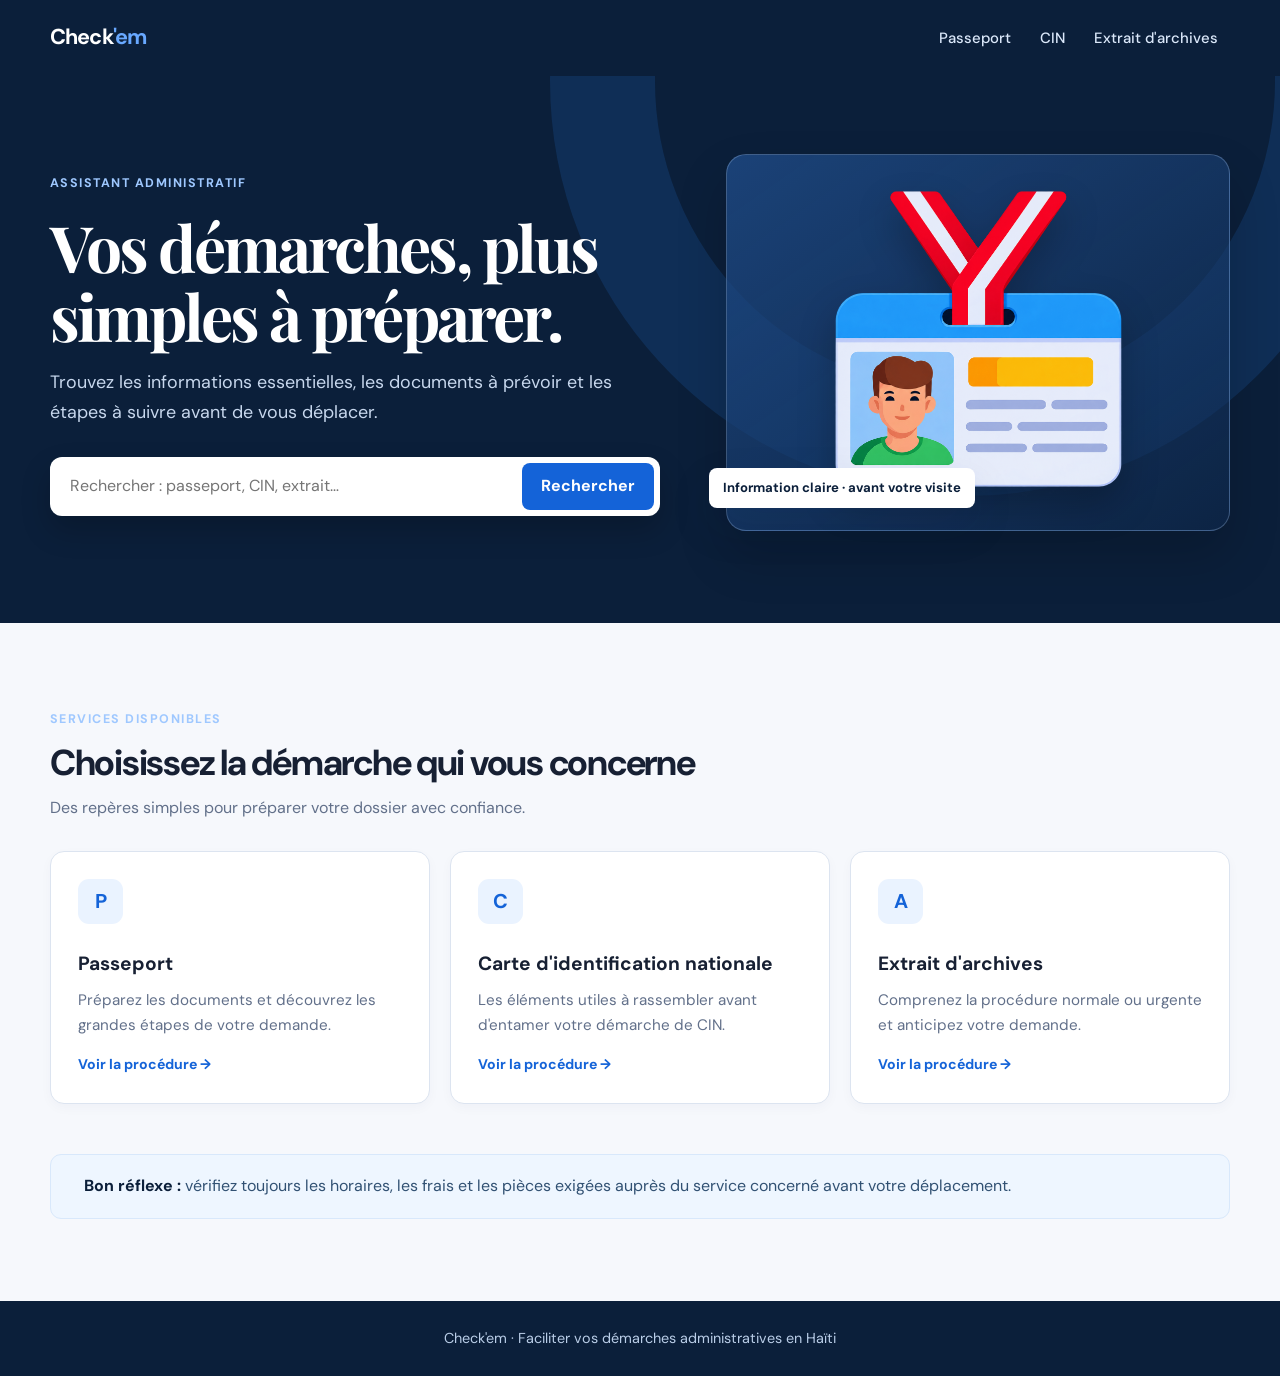
<file: index.html>
<!DOCTYPE html>
<html lang="fr">

<head>
    <meta charset="UTF-8">
    <meta name="viewport" content="width=device-width, initial-scale=1.0">
    <meta name="description" content="Check'em vous aide à préparer vos démarches administratives en Haïti.">
    <link rel="stylesheet" href="EIC.css">
    <script src="EIC.js" defer></script>
    <title>Check'em  Vos démarches simplifiées</title>
</head>
<!-- mwen fek ap itilize git -->
<body>
    <!-- nap bayo l -->
    <header class="site-header">
        <div class="nav-wrap">
            <a class="brand" href="indesx.html">Check<span class="brand-mark">'em</span></a>
            <nav class="main-nav" aria-label="Navigation principale">
                <a class="nav-link" href="passeport.html">Passeport</a>
                <a class="nav-link" href="CIN.html">CIN</a>
                <a class="nav-link" href="extrait.html">Extrait d'archives</a>
            </nav>
        </div>
    </header>
    <main>
        <section class="hero">
            <div class="hero-grid">
                <div>
                    <span class="eyebrow">Assistant administratif</span>
                    <h1>Vos démarches, plus simples à préparer.</h1>
                    <p class="hero-text">Trouvez les informations essentielles, les documents à prévoir et les étapes à
                        suivre avant de vous déplacer.</p>
                    <form class="search-box" id="search-form" role="search">
                        <input type="search" id="rech" placeholder="Rechercher : passeport, CIN, extrait…"
                            aria-label="Rechercher une démarche">
                        <button class="button" type="submit">Rechercher</button>
                    </form>
                </div>
                <div class="hero-card">
                    <img src="img/img3.png" alt="Documents administratifs illustrés">
                    <span class="hero-chip">Information claire · avant votre visite</span>
                </div>
            </div>
        </section>
        <section class="section">
            <div class="content-wrap">
                <div class="section-heading">
                    <span class="eyebrow">Services disponibles</span>
                    <h2>Choisissez la démarche qui vous concerne</h2>
                    <p>Des repères simples pour préparer votre dossier avec confiance.</p>
                </div>
                <div class="service-grid">
                    <a class="service-card" href="passeport.html"><span class="service-icon">P</span>
                        <h3>Passeport</h3>
                        <p>Préparez les documents et découvrez les grandes étapes de votre demande.</p>
                        <span class="card-arrow">Voir la procédure</span>
                    </a>
                    <a class="service-card" href="CIN.html"><span class="service-icon">C</span>
                        <h3>Carte d'identification nationale</h3>
                        <p>Les éléments utiles à rassembler avant d'entamer votre démarche de CIN.</p>
                        <span class="card-arrow">Voir la procédure</span>
                    </a>
                    <a class="service-card" href="extrait.html"><span class="service-icon">A</span>
                        <h3>Extrait d'archives</h3>
                        <p>Comprenez la procédure normale ou urgente et anticipez votre demande.</p>
                        <span class="card-arrow">Voir la procédure</span>
                    </a>
                </div>
                <aside class="notice"><span aria-hidden="true"></span>
                    <p><strong>Bon réflexe :</strong> vérifiez toujours les horaires, les frais et les pièces exigées
                        auprès du service concerné avant votre déplacement.</p>
                </aside>
            </div>
        </section>
    </main>
    <footer class="footer">Check'em · Faciliter vos démarches administratives en Haïti</footer>
</body>

</html>
</file>
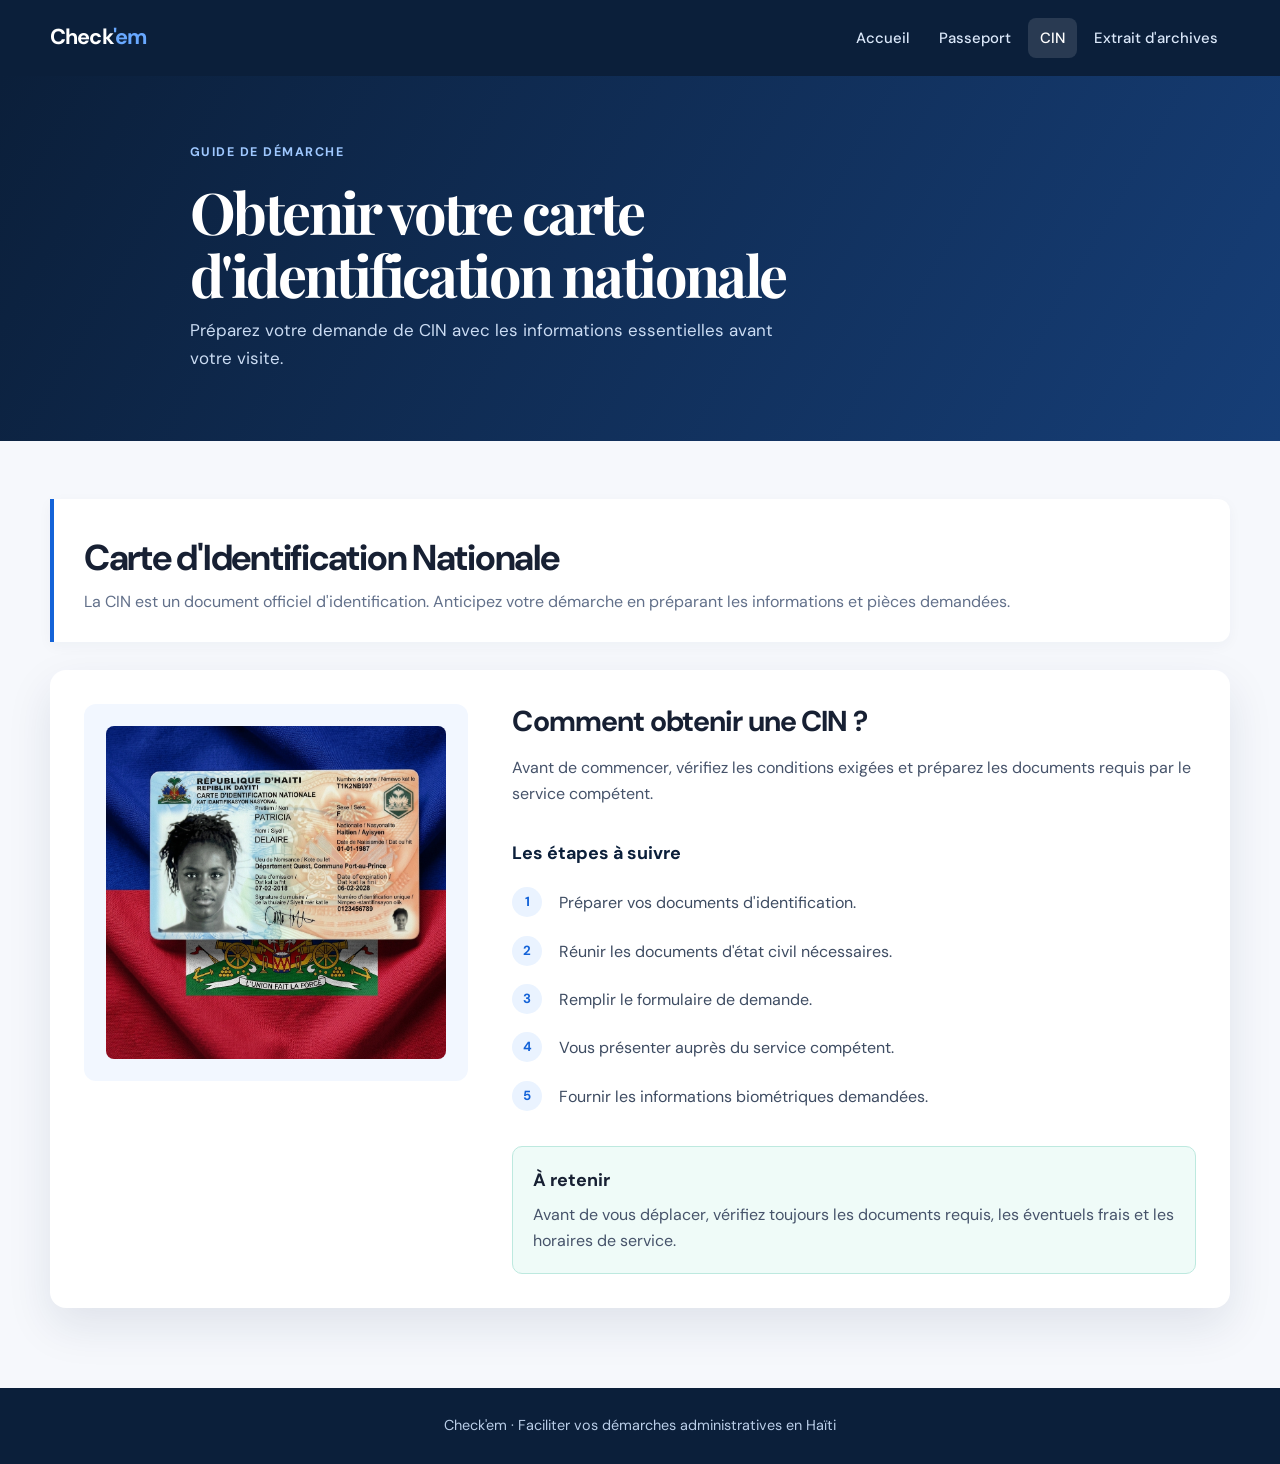
<file: CIN.html>
<!DOCTYPE html>
<html lang="fr">

<head>
    <meta charset="UTF-8">
    <meta name="viewport" content="width=device-width, initial-scale=1.0">
    <meta name="description" content="Guide de préparation pour obtenir une Carte d'Identification Nationale en Haïti.">
    <link rel="stylesheet" href="EIC.css">
    <title>CIN | Check'em</title>
</head>

<body>
    <header class="site-header">
        <div class="nav-wrap">
            <a class="brand" href="index.html">Check<span class="brand-mark">'em</span></a>
            <nav class="main-nav" aria-label="Navigation principale">
                <a class="nav-link" href="index.html">Accueil</a>
                <a class="nav-link" href="passeport.html">Passeport</a>
                <a class="nav-link" href="CIN.html" aria-current="page">CIN</a>
                <a class="nav-link" href="extrait.html">Extrait d'archives</a>
            </nav>
        </div>
    </header>
    <main>
        <section class="page-hero">
            <div class="page-hero-inner"><span class="eyebrow">Guide de démarche</span>
                <h1>Obtenir votre carte d'identification nationale</h1>
                <p>Préparez votre demande de CIN avec les informations essentielles avant votre visite.</p>
            </div>
        </section>
        <div class="content-wrap page-main">
            <section class="content-intro">
                <h2>Carte d'Identification Nationale</h2>
                <p>La CIN est un document officiel d'identification. Anticipez votre démarche en préparant les
                    informations et pièces demandées.</p>
            </section>
            <section class="procedure-card">
                <div class="image-box"><img src="img/cin.jpg" alt="Carte d'Identification Nationale haïtienne"></div>
                <div class="information">
                    <h2>Comment obtenir une CIN ?</h2>
                    <p>Avant de commencer, vérifiez les conditions exigées et préparez les documents requis par le
                        service compétent.</p>
                    <h3>Les étapes à suivre</h3>
                    <ol class="steps">
                        <li>Préparer vos documents d'identification.</li>
                        <li>Réunir les documents d'état civil nécessaires.</li>
                        <li>Remplir le formulaire de demande.</li>
                        <li>Vous présenter auprès du service compétent.</li>
                        <li>Fournir les informations biométriques demandées.</li>
                    </ol>
                    <aside class="important">
                        <h3>À retenir</h3>
                        <p>Avant de vous déplacer, vérifiez toujours les documents requis, les éventuels frais et les
                            horaires de service.</p>
                    </aside>
                </div>
            </section>
        </div>
    </main>
    <footer class="footer">Check'em · Faciliter vos démarches administratives en Haïti</footer>
</body>

</html>
</file>
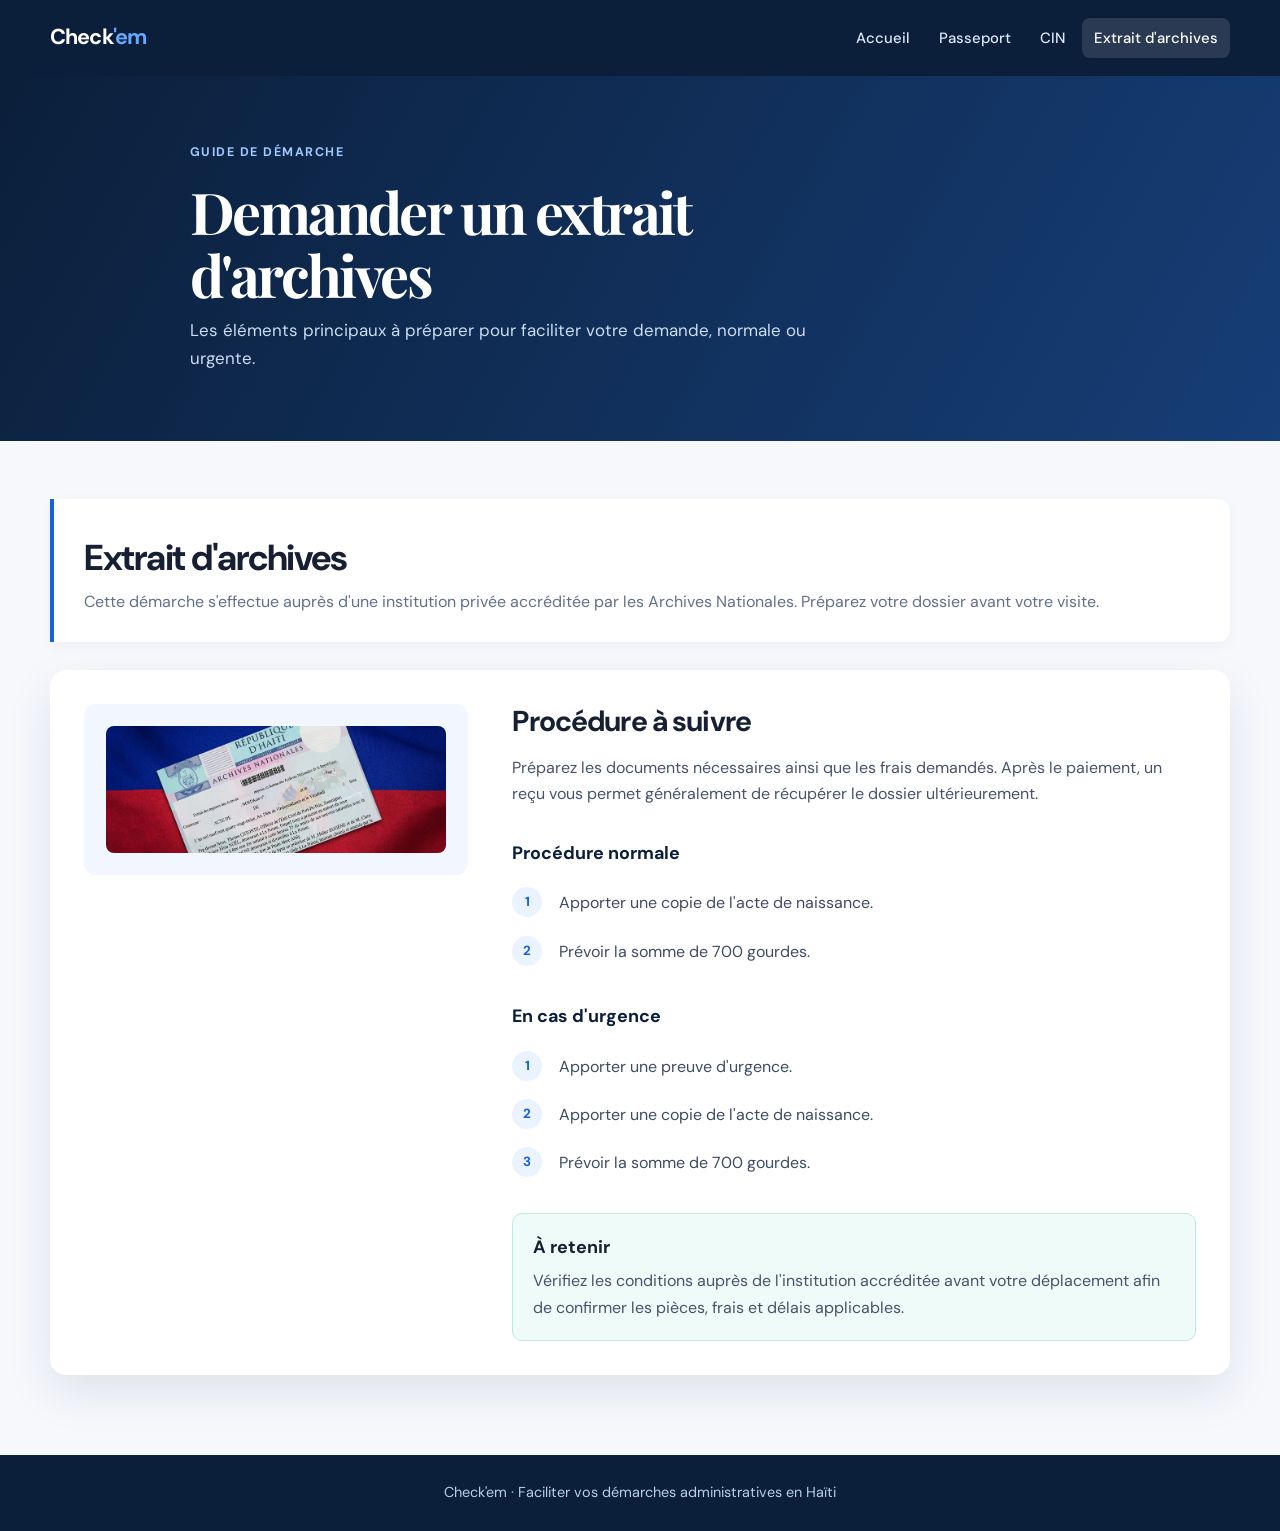
<file: extrait.html>
<!DOCTYPE html>
<html lang="fr">

<head>
    <meta charset="UTF-8">
    <meta name="viewport" content="width=device-width, initial-scale=1.0">
    <meta name="description" content="Guide de préparation pour obtenir un extrait d'archives en Haïti.">
    <link rel="stylesheet" href="EIC.css">
    <title>Extrait d'archives | Check'em</title>
</head>

<body>
    <header class="site-header">
        <div class="nav-wrap"><a class="brand" href="index.html">Check<span class="brand-mark">'em</span></a>
            <nav class="main-nav" aria-label="Navigation principale">
                <a class="nav-link" href="index.html">Accueil</a>
                <a class="nav-link" href="passeport.html">Passeport</a>
                <a class="nav-link" href="CIN.html">CIN</a>
                <a class="nav-link" href="extrait.html" aria-current="page">Extrait d'archives</a>
            </nav>
        </div>
    </header>
    <main>
        <section class="page-hero">
            <div class="page-hero-inner"><span class="eyebrow">Guide de démarche</span>
                <h1>Demander un extrait d'archives</h1>
                <p>Les éléments principaux à préparer pour faciliter votre demande, normale ou urgente.</p>
            </div>
        </section>
        <div class="content-wrap page-main">
            <section class="content-intro">
                <h2>Extrait d'archives</h2>
                <p>Cette démarche s'effectue auprès d'une institution privée accréditée par les Archives Nationales.
                    Préparez votre dossier avant votre visite.</p>
            </section>
            <section class="procedure-card">
                <div class="image-box"><img src="img/extrait.jpg" alt="Extrait d'archives"></div>
                <div class="information">
                    <h2>Procédure à suivre</h2>
                    <p>Préparez les documents nécessaires ainsi que les frais demandés. Après le paiement, un reçu vous
                        permet généralement de récupérer le dossier ultérieurement.</p>
                    <h3>Procédure normale</h3>
                    <ol class="documents">
                        <li>Apporter une copie de l'acte de naissance.</li>
                        <li>Prévoir la somme de 700 gourdes.</li>
                    </ol>
                    <h3>En cas d'urgence</h3>
                    <ol class="steps">
                        <li>Apporter une preuve d'urgence.</li>
                        <li>Apporter une copie de l'acte de naissance.</li>
                        <li>Prévoir la somme de 700 gourdes.</li>
                    </ol>
                    <aside class="important">
                        <h3>À retenir</h3>
                        <p>Vérifiez les conditions auprès de l'institution accréditée avant votre déplacement afin de
                            confirmer les pièces, frais et délais applicables.</p>
                    </aside>
                </div>
            </section>
        </div>
    </main>
    <footer class="footer">Check'em · Faciliter vos démarches administratives en Haïti</footer>
</body>

</html>
</file>
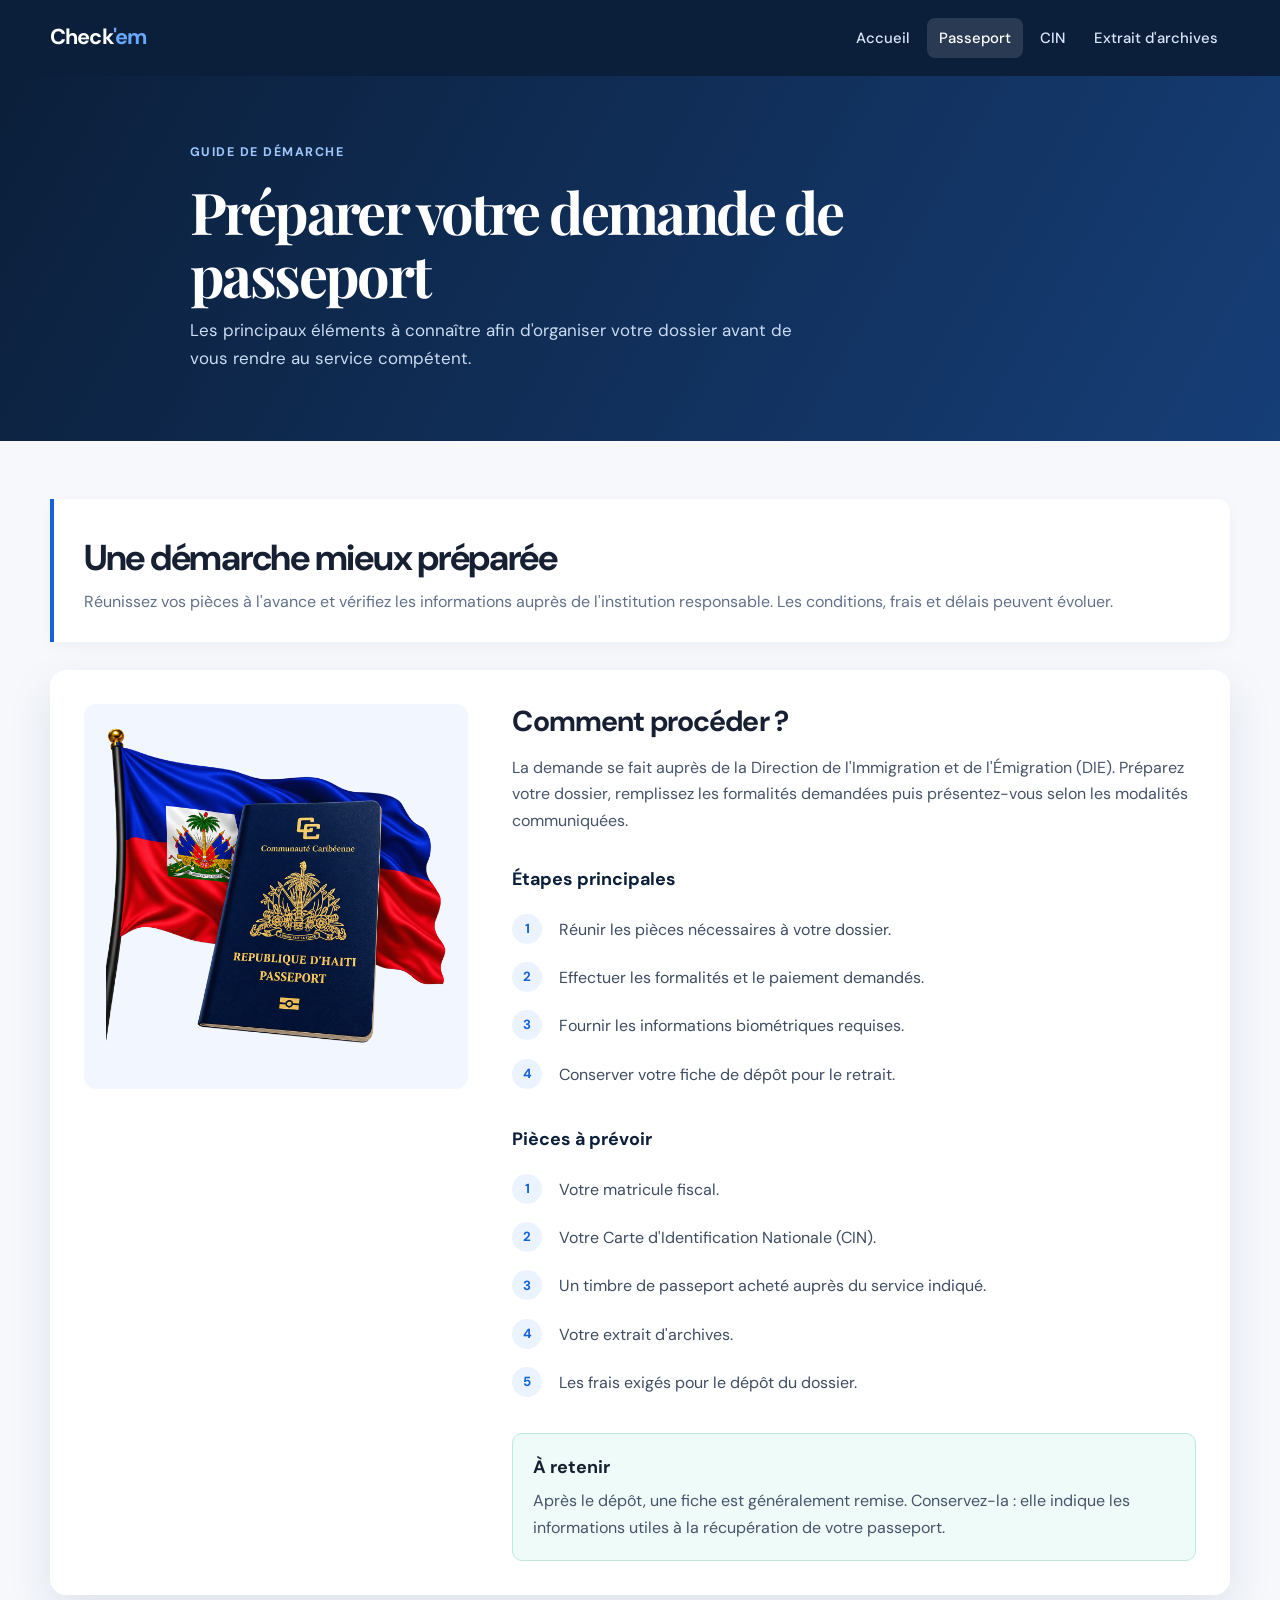
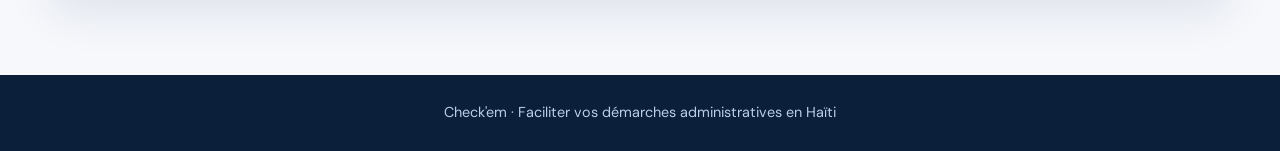
<file: passeport.html>
<!DOCTYPE html>
<html lang="fr">

<head>
    <meta charset="UTF-8">
    <meta name="viewport" content="width=device-width, initial-scale=1.0">
    <meta name="description" content="Guide de préparation pour une demande de passeport haïtien.">
    <link rel="stylesheet" href="EIC.css">
    <title>Passeport | Check'em</title>
</head>

<body>
    <header class="site-header">
        <div class="nav-wrap"><a class="brand" href="index.html">Check<span class="brand-mark">'em</span></a>
            <nav class="main-nav" aria-label="Navigation principale"><a class="nav-link"
                    href="index.html">Accueil</a><a class="nav-link" href="passeport.html"
                    aria-current="page">Passeport</a><a class="nav-link" href="CIN.html">CIN</a><a class="nav-link"
                    href="extrait.html">Extrait d'archives</a></nav>
        </div>
    </header>
    <main>
        <section class="page-hero">
            <div class="page-hero-inner"><span class="eyebrow">Guide de démarche</span>
                <h1>Préparer votre demande de passeport</h1>
                <p>Les principaux éléments à connaître afin d'organiser votre dossier avant de vous rendre au service
                    compétent.</p>
            </div>
        </section>
        <div class="content-wrap page-main">
            <section class="content-intro">
                <h2>Une démarche mieux préparée</h2>
                <p>Réunissez vos pièces à l'avance et vérifiez les informations auprès de l'institution responsable. Les
                    conditions, frais et délais peuvent évoluer.</p>
            </section>
            <section class="procedure-card">
                <div class="image-box"><img src="img/passeport.png" alt="Passeport haïtien"></div>
                <div class="information">
                    <h2>Comment procéder ?</h2>
                    <p>La demande se fait auprès de la Direction de l'Immigration et de l'Émigration (DIE). Préparez
                        votre dossier, remplissez les formalités demandées puis présentez-vous selon les modalités
                        communiquées.</p>
                    <h3>Étapes principales</h3>
                    <ol class="steps">
                        <li>Réunir les pièces nécessaires à votre dossier.</li>
                        <li>Effectuer les formalités et le paiement demandés.</li>
                        <li>Fournir les informations biométriques requises.</li>
                        <li>Conserver votre fiche de dépôt pour le retrait.</li>
                    </ol>
                    <h3>Pièces à prévoir</h3>
                    <ol class="documents">
                        <li>Votre matricule fiscal.</li>
                        <li>Votre Carte d'Identification Nationale (CIN).</li>
                        <li>Un timbre de passeport acheté auprès du service indiqué.</li>
                        <li>Votre extrait d'archives.</li>
                        <li>Les frais exigés pour le dépôt du dossier.</li>
                    </ol>
                    <aside class="important">
                        <h3>À retenir</h3>
                        <p>Après le dépôt, une fiche est généralement remise. Conservez-la : elle indique les
                            informations utiles à la récupération de votre passeport.</p>
                    </aside>
                </div>
            </section>
        </div>
    </main>
    <footer class="footer">Check'em · Faciliter vos démarches administratives en Haïti</footer>
</body>

</html>
</file>
<file: EIC.css>
@import url('https://fonts.googleapis.com/css2?family=DM+Sans:wght@400;500;600;700&family=Playfair+Display:wght@600;700&display=swap');

:root {
    --navy: #0b1f3a;
    --blue: #1463d8;
    --blue-dark: #0f4fae;
    --sky: #eaf3ff;
    --ink: #172033;
    --muted: #62708a;
    --line: #dce4f0;
    --canvas: #f6f8fc;
    --success: #172033;
    --shadow: 0 18px 45px rgba(17, 40, 77, .10);
}

* {
    box-sizing: border-box;
}

html {
    scroll-behavior: smooth;
}

body {
    margin: 0;
    min-width: 320px;
    background: var(--canvas);
    color: var(--ink);
    font-family: "DM Sans", Arial, sans-serif;
    line-height: 1.65;
}

a {
    color: inherit;
}

button,
input {
    font: inherit;
}

h1,
h2,
h3,
p {
    margin-top: 0;
}

.site-header {
    background: var(--navy);
    color: #fff;
}

.nav-wrap {
    width: min(1180px, calc(100% - 40px));
    min-height: 76px;
    margin: auto;
    display: flex;
    align-items: center;
    justify-content: space-between;
    gap: 26px;
}

.brand {
    color: #fff;
    font-size: 1.35rem;
    font-weight: 700;
    letter-spacing: -.04em;
    text-decoration: none;
    white-space: nowrap;
}

.brand-mark {
    color: #68a8ff;
}

.main-nav {
    display: flex;
    align-items: center;
    gap: 5px;
}

.nav-link {
    color: #dbe8fa;
    padding: 8px 12px;
    border-radius: 8px;
    text-decoration: none;
    font-size: .93rem;
    font-weight: 500;
    transition: background .2s, color .2s;
}

.nav-link:hover,
.nav-link[aria-current="page"] {
    background: rgba(255, 255, 255, .12);
    color: #fff;
}

.hero {
    position: relative;
    overflow: hidden;
    background: var(--navy);
    color: #fff;
    padding: 78px 0 92px;
}

.hero::after {
    content: "";
    position: absolute;
    width: 620px;
    height: 620px;
    border: 105px solid rgba(45, 132, 246, .15);
    border-radius: 50%;
    top: -410px;
    right: -100px;
}

.hero-grid,
.page-hero-inner,
.content-wrap {
    width: min(1180px, calc(100% - 40px));
    margin: auto;
}

.hero-grid {
    position: relative;
    z-index: 1;
    display: grid;
    grid-template-columns: 1.1fr .9fr;
    gap: 60px;
    align-items: center;
}

.eyebrow {
    display: inline-flex;
    align-items: center;
    color: #9fc8ff;
    font-size: .78rem;
    font-weight: 700;
    letter-spacing: .12em;
    text-transform: uppercase;
}

.hero h1,
.page-hero h1 {
    max-width: 720px;
    margin: 16px 0 18px;
    font-family: "Playfair Display", Georgia, serif;
    font-size: clamp(2.4rem, 5vw, 4.5rem);
    line-height: 1.08;
    letter-spacing: -.045em;
}

.hero-text {
    max-width: 580px;
    color: #c7d7ed;
    font-size: 1.12rem;
}

.search-box {
    display: flex;
    max-width: 610px;
    margin-top: 30px;
    padding: 6px;
    border-radius: 12px;
    background: #fff;
    box-shadow: 0 14px 30px rgba(0, 0, 0, .2);
}

.search-box input {
    flex: 1;
    min-width: 0;
    border: 0;
    padding: 10px 14px;
    color: var(--ink);
    outline: 0;
}

.button {
    display: inline-flex;
    justify-content: center;
    align-items: center;
    min-height: 44px;
    padding: 0 19px;
    border: 0;
    border-radius: 8px;
    background: var(--blue);
    color: #fff;
    cursor: pointer;
    font-weight: 700;
    text-decoration: none;
    transition: transform .2s, background .2s, box-shadow .2s;
}

.button:hover {
    background: var(--blue-dark);
    transform: translateY(-1px);
    box-shadow: 0 8px 18px rgba(20, 99, 216, .25);
}

.hero-card {
    position: relative;
    padding: 30px;
    border: 1px solid rgba(178, 211, 255, .28);
    border-radius: 20px;
    background: linear-gradient(145deg, rgba(31, 75, 135, .8), rgba(15, 41, 77, .55));
    box-shadow: 0 25px 50px rgba(0, 0, 0, .18);
}

.hero-card img {
    display: block;
    width: 100%;
    max-width: 315px;
    margin: auto;
    filter: drop-shadow(0 18px 18px rgba(0, 0, 0, .24));
}

.hero-chip {
    position: absolute;
    bottom: 22px;
    left: -18px;
    padding: 9px 14px;
    border-radius: 8px;
    background: #fff;
    color: var(--navy);
    font-size: .82rem;
    font-weight: 700;
    box-shadow: var(--shadow);
}

.section {
    padding: 82px 0;
}

.section-heading {
    max-width: 650px;
    margin-bottom: 30px;
}

.section-heading h2,
.content-intro h2 {
    margin: 10px 0;
    font-size: clamp(1.7rem, 3vw, 2.25rem);
    line-height: 1.2;
    letter-spacing: -.035em;
}

.section-heading p,
.content-intro p {
    color: var(--muted);
}

.service-grid {
    display: grid;
    grid-template-columns: repeat(3, 1fr);
    gap: 20px;
}

.service-card {
    display: flex;
    flex-direction: column;
    min-height: 245px;
    padding: 27px;
    border: 1px solid var(--line);
    border-radius: 14px;
    background: #fff;
    box-shadow: 0 4px 12px rgba(20, 45, 80, .03);
    text-decoration: none;
    transition: transform .22s, box-shadow .22s, border-color .22s;
}

.service-card:hover {
    transform: translateY(-5px);
    border-color: #b7d4fb;
    box-shadow: var(--shadow);
}

.service-icon {
    display: grid;
    place-items: center;
    width: 45px;
    height: 45px;
    margin-bottom: 24px;
    border-radius: 11px;
    background: var(--sky);
    color: var(--blue);
    font-size: 1.25rem;
    font-weight: 700;
}

.service-card h3 {
    margin-bottom: 8px;
    font-size: 1.2rem;
}

.service-card p {
    color: var(--muted);
    font-size: .95rem;
}

.card-arrow {
    margin-top: auto;
    color: var(--blue);
    font-size: .88rem;
    font-weight: 700;
}

.card-arrow::after {
    content: "  →";
}

.notice {
    display: flex;
    gap: 13px;
    margin-top: 50px;
    padding: 18px 20px;
    border: 1px solid #d8e8fb;
    border-radius: 11px;
    background: #eef6ff;
    color: #315173;
}

.notice p {
    margin: 0;
}

.notice strong {
    color: var(--navy);
}

.page-hero {
    padding: 62px 0 68px;
    background: linear-gradient(120deg, var(--navy), #163e77);
    color: #fff;
}

.page-hero-inner {
    max-width: 900px;
}

.page-hero h1 {
    margin-bottom: 12px;
    font-size: clamp(2.2rem, 4.5vw, 3.8rem);
}

.page-hero p {
    max-width: 620px;
    margin: 0;
    color: #cbdcf3;
    font-size: 1.06rem;
}

.page-main {
    padding: 58px 0 80px;
}

.content-intro {
    margin-bottom: 28px;
    padding: 27px 30px;
    border-left: 4px solid var(--blue);
    border-radius: 0 12px 12px 0;
    background: #fff;
    box-shadow: 0 4px 14px rgba(19, 50, 88, .04);
}

.content-intro p:last-child {
    margin-bottom: 0;
}

.procedure-card {
    display: grid;
    grid-template-columns: minmax(250px, .72fr) minmax(0, 1.28fr);
    gap: 44px;
    padding: 34px;
    border-radius: 16px;
    background: #fff;
    box-shadow: var(--shadow);
}

.image-box {
    position: sticky;
    top: 20px;
    align-self: start;
    padding: 22px;
    border-radius: 12px;
    background: #f2f7ff;
}

.image-box img {
    display: block;
    width: 100%;
    max-height: 350px;
    object-fit: contain;
    border-radius: 8px;
}

.information h2 {
    margin-bottom: 16px;
    font-size: 1.8rem;
    line-height: 1.2;
    letter-spacing: -.03em;
}

.information h3 {
    margin: 31px 0 11px;
    font-size: 1.12rem;
    color: var(--navy);
}

.information p {
    color: #46536a;
}

.documents,
.steps {
    display: grid;
    gap: 10px;
    padding: 0;
    margin: 16px 0;
    list-style: none;
    counter-reset: step;
}

.documents li,
.steps li {
    position: relative;
    min-height: 34px;
    padding: 6px 0 6px 47px;
    color: #3e4c62;
    counter-increment: step;
}

.documents li::before,
.steps li::before {
    content: counter(step);
    position: absolute;
    left: 0;
    top: 3px;
    display: grid;
    place-items: center;
    width: 30px;
    height: 30px;
    border-radius: 50%;
    background: var(--sky);
    color: var(--blue);
    font-size: .83rem;
    font-weight: 700;
}

.important {
    margin-top: 30px;
    padding: 19px 20px;
    border: 1px solid #bde9df;
    border-radius: 10px;
    background: #effbf8;
}

.important h3 {
    margin: 0 0 6px;
    color: var(--success);
}

.important p {
    margin: 0;
}

.footer {
    padding: 26px 20px;
    background: var(--navy);
    color: #bacee8;
    text-align: center;
    font-size: .9rem;
}

:focus-visible {
    outline: 3px solid #73adff;
    outline-offset: 3px;
}

@media (max-width:800px) {
    .nav-wrap {
        min-height: auto;
        flex-wrap: wrap;
        padding: 18px 0;
        gap: 12px;
    }

    .main-nav {
        width: 100%;
        overflow-x: auto;
        padding-bottom: 2px;
    }

    .hero {
        padding: 56px 0 65px;
    }

    .hero-grid {
        grid-template-columns: 1fr;
        gap: 40px;
    }

    .hero-card {
        max-width: 450px;
        width: 100%;
        margin: auto;
    }

    .service-grid {
        grid-template-columns: 1fr;
    }

    .procedure-card {
        grid-template-columns: 1fr;
        gap: 28px;
        padding: 22px;
    }

    .image-box {
        position: static;
        max-width: 400px;
        width: 100%;
        margin: auto;
    }
}

@media (max-width:480px) {

    .nav-wrap,
    .hero-grid,
    .page-hero-inner,
    .content-wrap {
        width: min(100% - 28px, 1180px);
    }

    .nav-link {
        padding: 7px 9px;
        font-size: .85rem;
    }

    .search-box {
        flex-direction: column;
        gap: 6px;
        padding: 7px;
    }

    .search-box input {
        padding: 10px;
    }

    .section {
        padding: 55px 0;
    }

    .page-main {
        padding: 36px 0 55px;
    }

    .content-intro {
        padding: 21px;
    }

    .procedure-card {
        border-radius: 12px;
    }
}
</file>
